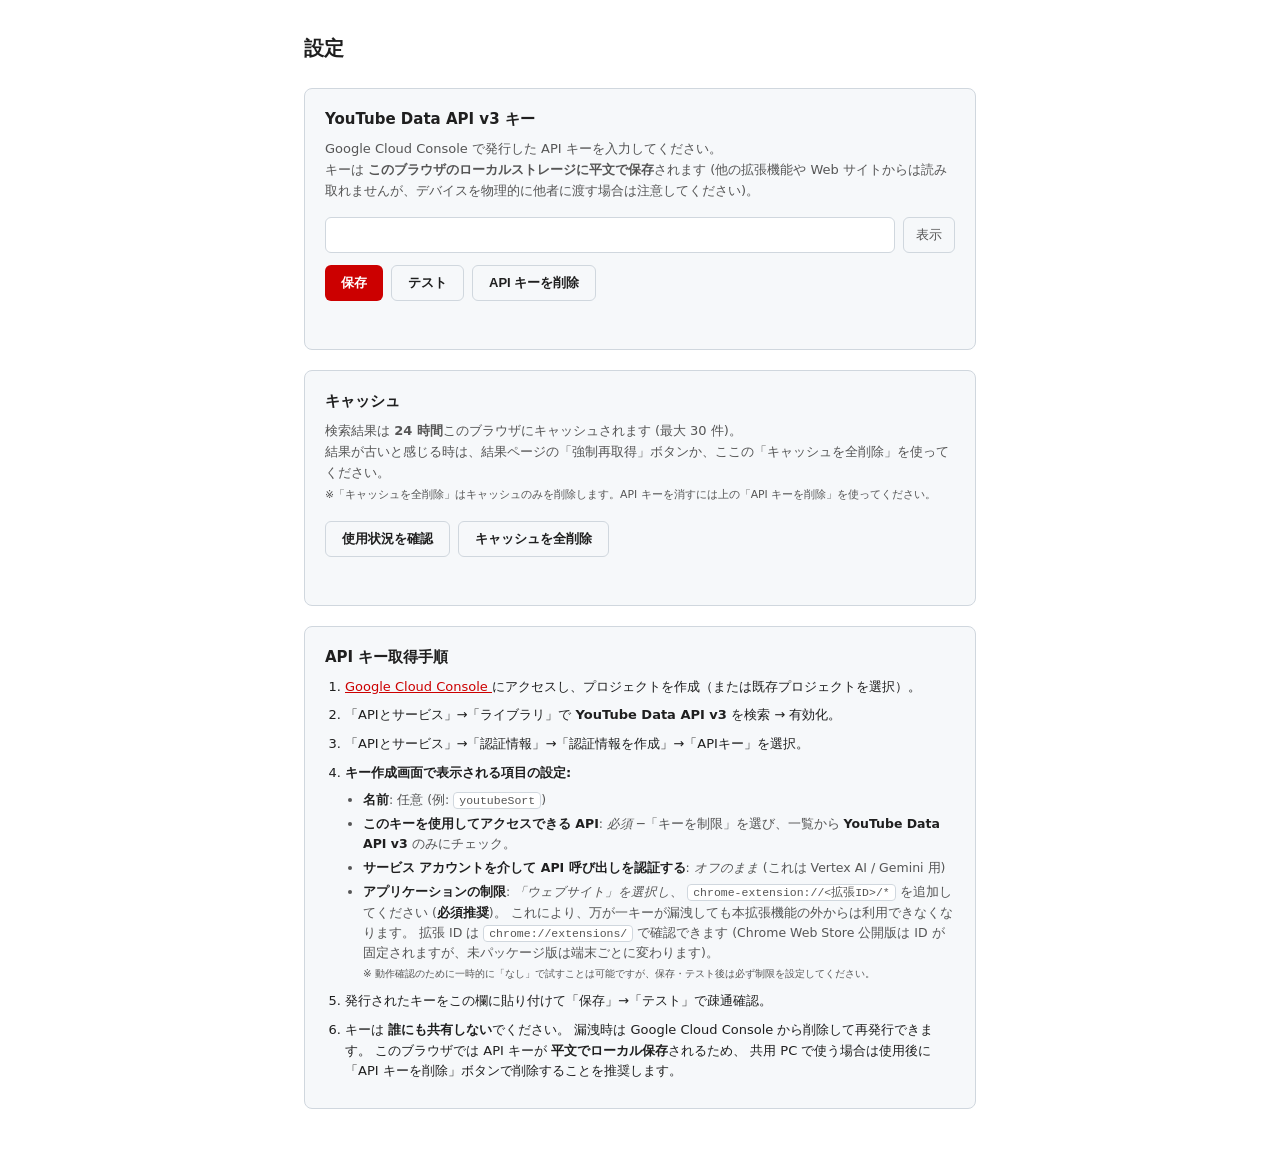
<file: options/options.html>
<!doctype html>
<html lang="ja">
  <head>
    <meta charset="utf-8" />
    <meta name="viewport" content="width=device-width, initial-scale=1, viewport-fit=cover" />
    <title>YouTube 期間別人気動画ソーター — 設定</title>
    <link rel="stylesheet" href="options.css" />
  </head>
  <body>
    <main>
      <h1>設定</h1>

      <section>
        <h2>YouTube Data API v3 キー</h2>
        <p class="desc">
          Google Cloud Console で発行した API キーを入力してください。<br />
          キーは <strong>このブラウザのローカルストレージに平文で保存</strong>されます (他の拡張機能や Web サイトからは読み取れませんが、デバイスを物理的に他者に渡す場合は注意してください)。
        </p>

        <div class="field">
          <label for="api-key">API キー</label>
          <input id="api-key" type="password" autocomplete="off" spellcheck="false" />
          <button id="toggle-visibility" type="button" class="ghost">表示</button>
        </div>

        <div class="actions">
          <button id="save-btn" type="button">保存</button>
          <button id="test-btn" type="button" class="secondary">テスト</button>
          <button id="delete-key-btn" type="button" class="secondary">API キーを削除</button>
        </div>

        <p id="status" class="status" role="status" aria-live="polite"></p>
      </section>

      <section>
        <h2>キャッシュ</h2>
        <p class="desc">
          検索結果は <strong>24 時間</strong>このブラウザにキャッシュされます (最大 30 件)。<br />
          結果が古いと感じる時は、結果ページの「強制再取得」ボタンか、ここの「キャッシュを全削除」を使ってください。<br />
          <small>※「キャッシュを全削除」はキャッシュのみを削除します。API キーを消すには上の「API キーを削除」を使ってください。</small>
        </p>
        <div class="actions">
          <button id="cache-stats-btn" type="button" class="secondary">使用状況を確認</button>
          <button id="cache-clear-btn" type="button" class="secondary">キャッシュを全削除</button>
        </div>
        <p id="cache-status" class="status" role="status" aria-live="polite"></p>
      </section>

      <section class="howto">
        <h2>API キー取得手順</h2>
        <ol>
          <li>
            <a href="https://console.cloud.google.com/" target="_blank" rel="noopener noreferrer">
              Google Cloud Console
            </a>
            にアクセスし、プロジェクトを作成（または既存プロジェクトを選択）。
          </li>
          <li>
            「APIとサービス」→「ライブラリ」で <strong>YouTube Data API v3</strong> を検索 → 有効化。
          </li>
          <li>「APIとサービス」→「認証情報」→「認証情報を作成」→「APIキー」を選択。</li>
          <li>
            <strong>キー作成画面で表示される項目の設定:</strong>
            <ul class="sub">
              <li><strong>名前</strong>: 任意 (例: <code>youtubeSort</code>)</li>
              <li>
                <strong>このキーを使用してアクセスできる API</strong>:
                <em>必須</em> ─「キーを制限」を選び、一覧から
                <strong>YouTube Data API v3</strong> のみにチェック。
              </li>
              <li>
                <strong>サービス アカウントを介して API 呼び出しを認証する</strong>:
                <em>オフのまま</em> (これは Vertex AI / Gemini 用)
              </li>
              <li>
                <strong>アプリケーションの制限</strong>:
                <em>「ウェブサイト」を選択し</em>、
                <code>chrome-extension://&lt;拡張ID&gt;/*</code>
                を追加してください (<strong>必須推奨</strong>)。
                これにより、万が一キーが漏洩しても本拡張機能の外からは利用できなくなります。
                拡張 ID は <code>chrome://extensions/</code> で確認できます
                (Chrome Web Store 公開版は ID が固定されますが、未パッケージ版は端末ごとに変わります)。
                <br />
                <small>※ 動作確認のために一時的に「なし」で試すことは可能ですが、保存・テスト後は必ず制限を設定してください。</small>
              </li>
            </ul>
          </li>
          <li>発行されたキーをこの欄に貼り付けて「保存」→「テスト」で疎通確認。</li>
          <li>
            キーは <strong>誰にも共有しない</strong>でください。
            漏洩時は Google Cloud Console から削除して再発行できます。
            このブラウザでは API キーが <strong>平文でローカル保存</strong>されるため、
            共用 PC で使う場合は使用後に「API キーを削除」ボタンで削除することを推奨します。
          </li>
        </ol>
      </section>
    </main>
    <script src="options.js" type="module"></script>
  </body>
</html>
</file>
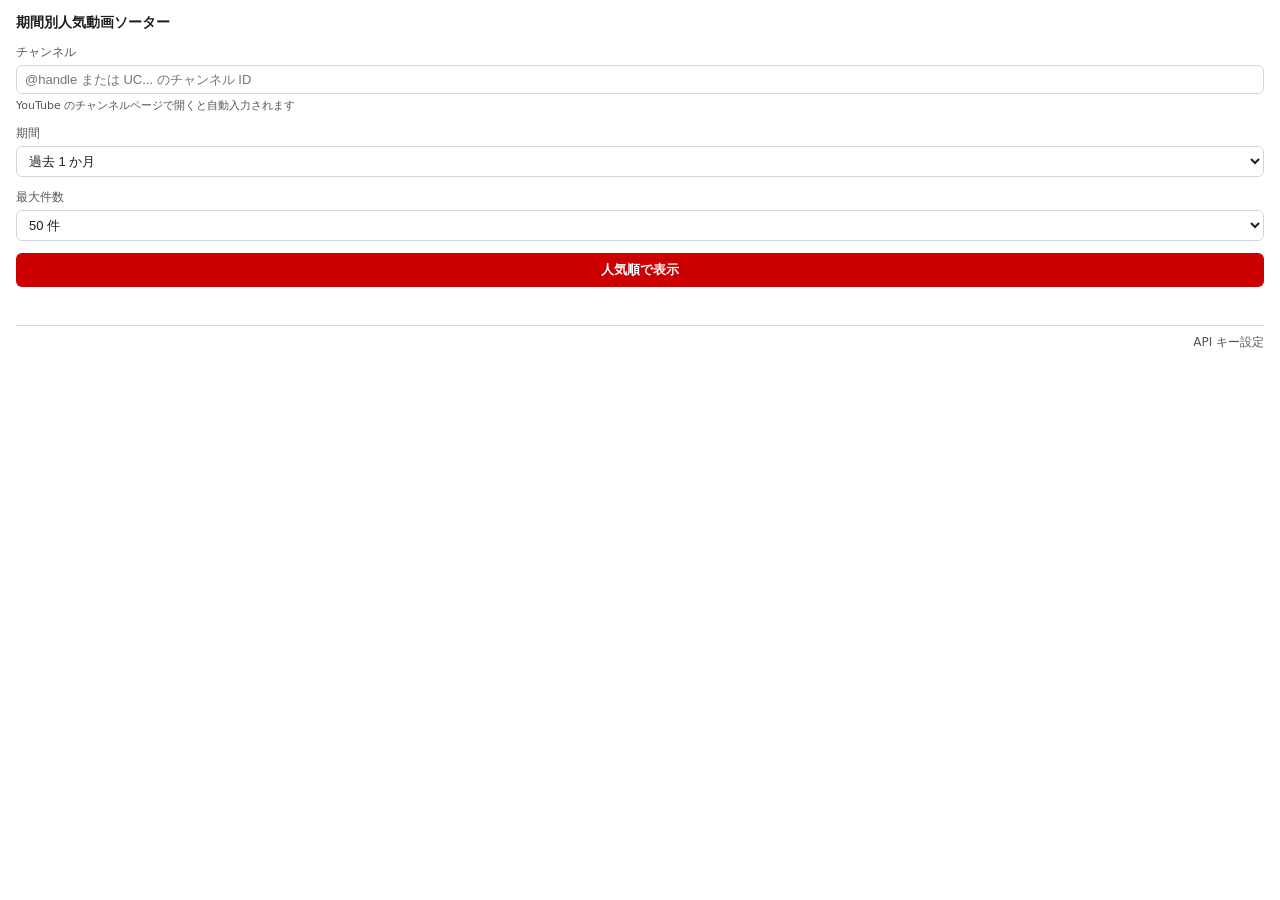
<file: popup/popup.html>
<!doctype html>
<html lang="ja">
  <head>
    <meta charset="utf-8" />
    <meta name="viewport" content="width=device-width, initial-scale=1, viewport-fit=cover" />
    <title>期間別人気動画ソーター</title>
    <link rel="stylesheet" href="popup.css" />
  </head>
  <body>
    <main>
      <h1>期間別人気動画ソーター</h1>

      <section class="field">
        <label for="channel-input">チャンネル</label>
        <input
          id="channel-input"
          type="text"
          placeholder="@handle または UC... のチャンネル ID"
          autocomplete="off"
        />
        <p id="channel-hint" class="hint"></p>
      </section>

      <section class="field">
        <label for="period-select">期間</label>
        <select id="period-select">
          <option value="1d">過去 24 時間</option>
          <option value="1w">過去 1 週間</option>
          <option value="1m" selected>過去 1 か月</option>
          <option value="3m">過去 3 か月</option>
          <option value="6m">過去 6 か月</option>
          <option value="1y">過去 1 年</option>
          <option value="all">全期間</option>
        </select>
      </section>

      <section class="field">
        <label for="max-select">最大件数</label>
        <select id="max-select">
          <option value="50" selected>50 件</option>
          <option value="100">100 件</option>
        </select>
      </section>

      <button id="search-btn" type="button">人気順で表示</button>

      <p id="status" class="status" role="status" aria-live="polite"></p>

      <footer>
        <a href="#" id="open-options">API キー設定</a>
      </footer>
    </main>
    <script src="popup.js" type="module"></script>
  </body>
</html>
</file>
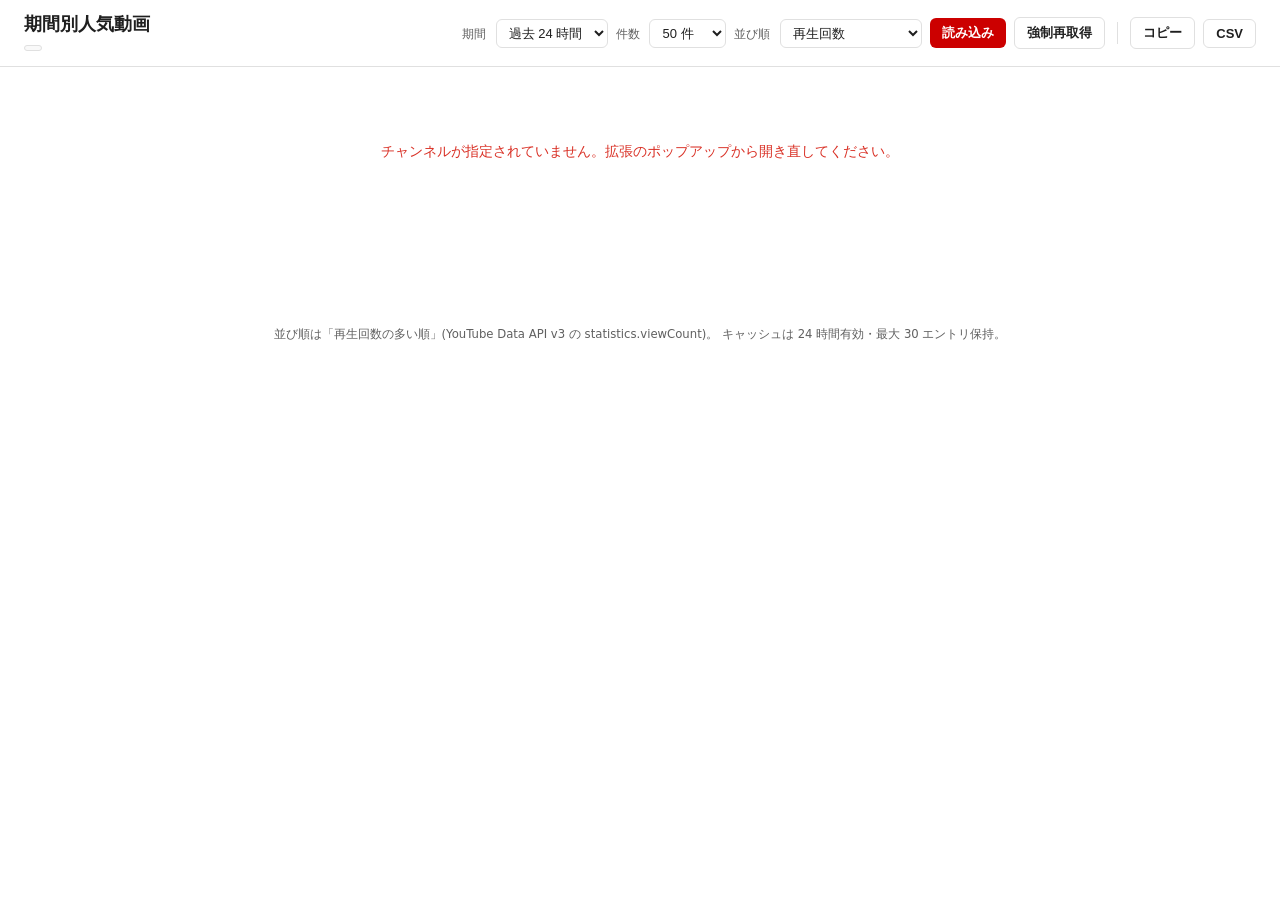
<file: results/results.html>
<!doctype html>
<html lang="ja">
  <head>
    <meta charset="utf-8" />
    <meta name="viewport" content="width=device-width, initial-scale=1, viewport-fit=cover" />
    <title>期間別人気動画ソーター</title>
    <link rel="stylesheet" href="results.css" />
  </head>
  <body>
    <header>
      <div class="header-inner">
        <h1 id="header-title">期間別人気動画</h1>
        <div class="meta" id="header-meta"></div>
        <div class="cache-badge" id="cache-badge" hidden></div>
      </div>
      <div class="controls">
        <label>
          期間
          <select id="period-select">
            <option value="1d">過去 24 時間</option>
            <option value="1w">過去 1 週間</option>
            <option value="1m">過去 1 か月</option>
            <option value="3m">過去 3 か月</option>
            <option value="6m">過去 6 か月</option>
            <option value="1y">過去 1 年</option>
            <option value="all">全期間</option>
          </select>
        </label>
        <label>
          件数
          <select id="max-select">
            <option value="50">50 件</option>
            <option value="100">100 件</option>
          </select>
        </label>
        <label>
          並び順
          <select id="sort-select">
            <option value="viewCount" selected>再生回数</option>
            <option value="likeCount">高評価</option>
            <option value="commentCount">コメント数</option>
            <option value="publishedAt">投稿日 (新しい順)</option>
          </select>
        </label>
        <button id="reload-btn" type="button" title="キャッシュを使う">読み込み</button>
        <button id="refresh-btn" type="button" class="secondary" title="API を再取得 (キャッシュを更新)">
          強制再取得
        </button>
        <span class="control-divider"></span>
        <button id="copy-btn" type="button" class="secondary" title="表示中のリストを TSV としてコピー">
          コピー
        </button>
        <button id="csv-btn" type="button" class="secondary" title="表示中のリストを CSV ダウンロード">
          CSV
        </button>
      </div>
    </header>

    <main>
      <div id="loading" class="state">読み込み中…</div>
      <div id="error" class="state error" hidden></div>
      <div id="empty" class="state" hidden>該当する動画が見つかりませんでした。</div>
      <ol id="video-list" class="video-list" hidden></ol>
    </main>

    <footer>
      <small>
        並び順は「再生回数の多い順」(YouTube Data API v3 の statistics.viewCount)。
        キャッシュは 24 時間有効・最大 30 エントリ保持。
      </small>
    </footer>

    <script src="results.js" type="module"></script>
  </body>
</html>
</file>
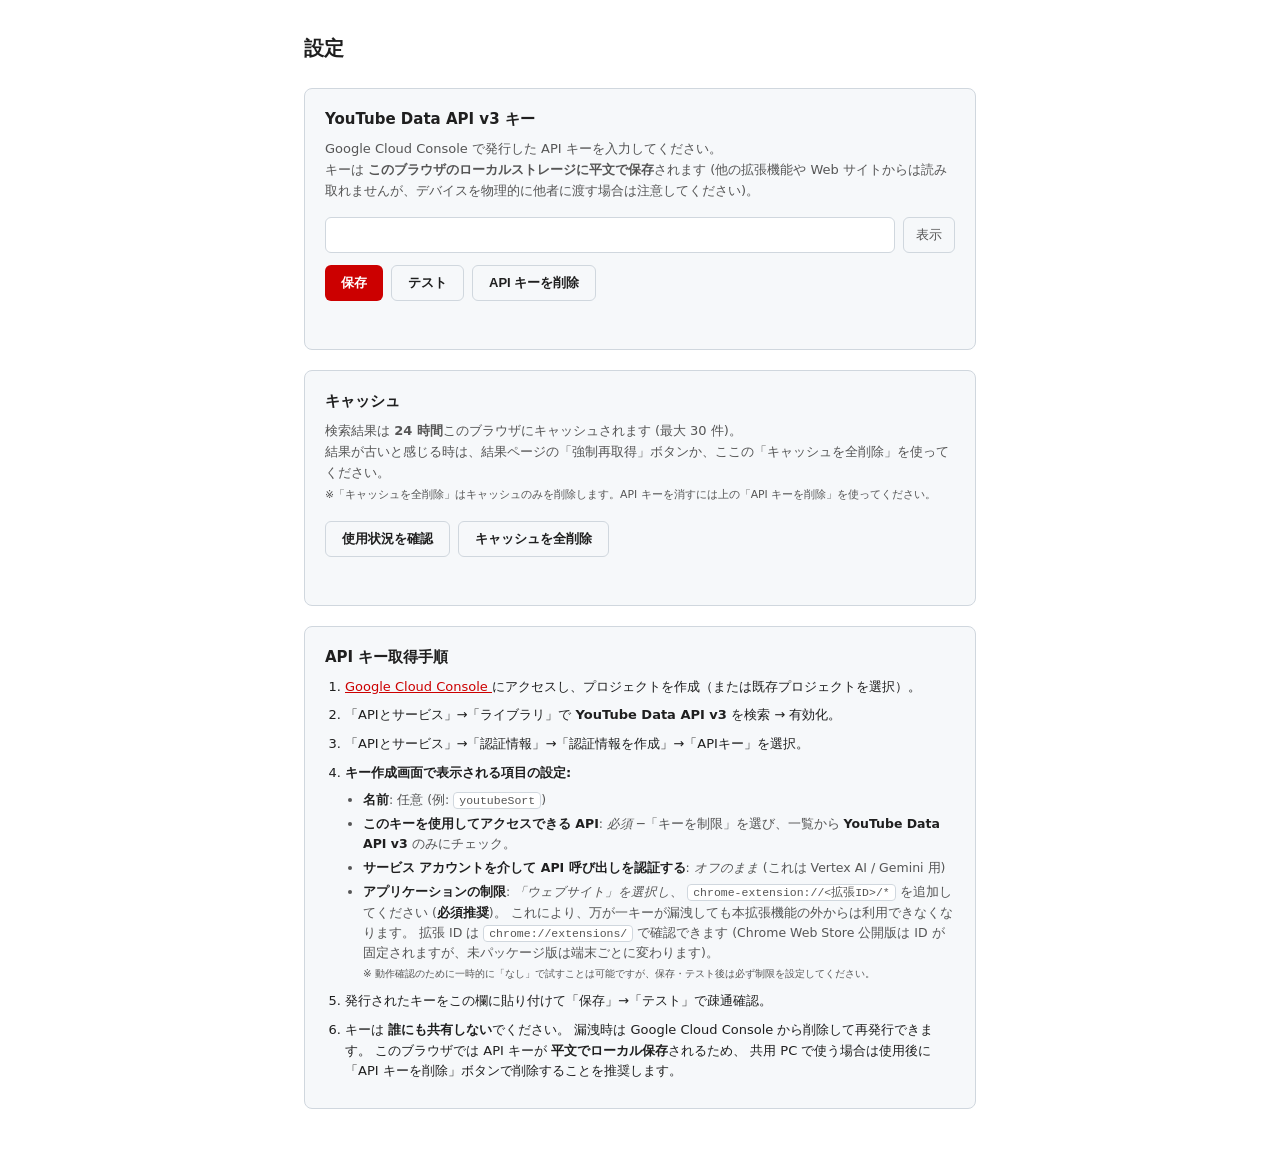
<file: docs/app/options/options.html>
<!doctype html>
<html lang="ja">
  <head>
    <meta charset="utf-8" />
    <meta name="viewport" content="width=device-width, initial-scale=1, viewport-fit=cover" />
    <title>YouTube 期間別人気動画ソーター — 設定</title>
    <link rel="stylesheet" href="options.css" />
      <link rel="manifest" href="../manifest.webmanifest" />
    <meta name="theme-color" content="#cc0000" />
    <link rel="icon" href="../icons/icon-32.png" sizes="32x32" />
    <link rel="apple-touch-icon" href="../icons/icon-192.png" />
  </head>
  <body>
    <main>
      <h1>設定</h1>

      <section>
        <h2>YouTube Data API v3 キー</h2>
        <p class="desc">
          Google Cloud Console で発行した API キーを入力してください。<br />
          キーは <strong>このブラウザのローカルストレージに平文で保存</strong>されます (他の拡張機能や Web サイトからは読み取れませんが、デバイスを物理的に他者に渡す場合は注意してください)。
        </p>

        <div class="field">
          <label for="api-key">API キー</label>
          <input id="api-key" type="password" autocomplete="off" spellcheck="false" />
          <button id="toggle-visibility" type="button" class="ghost">表示</button>
        </div>

        <div class="actions">
          <button id="save-btn" type="button">保存</button>
          <button id="test-btn" type="button" class="secondary">テスト</button>
          <button id="delete-key-btn" type="button" class="secondary">API キーを削除</button>
        </div>

        <p id="status" class="status" role="status" aria-live="polite"></p>
      </section>

      <section>
        <h2>キャッシュ</h2>
        <p class="desc">
          検索結果は <strong>24 時間</strong>このブラウザにキャッシュされます (最大 30 件)。<br />
          結果が古いと感じる時は、結果ページの「強制再取得」ボタンか、ここの「キャッシュを全削除」を使ってください。<br />
          <small>※「キャッシュを全削除」はキャッシュのみを削除します。API キーを消すには上の「API キーを削除」を使ってください。</small>
        </p>
        <div class="actions">
          <button id="cache-stats-btn" type="button" class="secondary">使用状況を確認</button>
          <button id="cache-clear-btn" type="button" class="secondary">キャッシュを全削除</button>
        </div>
        <p id="cache-status" class="status" role="status" aria-live="polite"></p>
      </section>

      <section class="howto">
        <h2>API キー取得手順</h2>
        <ol>
          <li>
            <a href="https://console.cloud.google.com/" target="_blank" rel="noopener noreferrer">
              Google Cloud Console
            </a>
            にアクセスし、プロジェクトを作成（または既存プロジェクトを選択）。
          </li>
          <li>
            「APIとサービス」→「ライブラリ」で <strong>YouTube Data API v3</strong> を検索 → 有効化。
          </li>
          <li>「APIとサービス」→「認証情報」→「認証情報を作成」→「APIキー」を選択。</li>
          <li>
            <strong>キー作成画面で表示される項目の設定:</strong>
            <ul class="sub">
              <li><strong>名前</strong>: 任意 (例: <code>youtubeSort</code>)</li>
              <li>
                <strong>このキーを使用してアクセスできる API</strong>:
                <em>必須</em> ─「キーを制限」を選び、一覧から
                <strong>YouTube Data API v3</strong> のみにチェック。
              </li>
              <li>
                <strong>サービス アカウントを介して API 呼び出しを認証する</strong>:
                <em>オフのまま</em> (これは Vertex AI / Gemini 用)
              </li>
              <li>
                <strong>アプリケーションの制限</strong>:
                <em>「ウェブサイト」を選択し</em>、
                <code>chrome-extension://&lt;拡張ID&gt;/*</code>
                を追加してください (<strong>必須推奨</strong>)。
                これにより、万が一キーが漏洩しても本拡張機能の外からは利用できなくなります。
                拡張 ID は <code>chrome://extensions/</code> で確認できます
                (Chrome Web Store 公開版は ID が固定されますが、未パッケージ版は端末ごとに変わります)。
                <br />
                <small>※ 動作確認のために一時的に「なし」で試すことは可能ですが、保存・テスト後は必ず制限を設定してください。</small>
              </li>
            </ul>
          </li>
          <li>発行されたキーをこの欄に貼り付けて「保存」→「テスト」で疎通確認。</li>
          <li>
            キーは <strong>誰にも共有しない</strong>でください。
            漏洩時は Google Cloud Console から削除して再発行できます。
            このブラウザでは API キーが <strong>平文でローカル保存</strong>されるため、
            共用 PC で使う場合は使用後に「API キーを削除」ボタンで削除することを推奨します。
          </li>
        </ol>
      </section>
    </main>
    <script src="options.js" type="module"></script>
  </body>
</html>
</file>
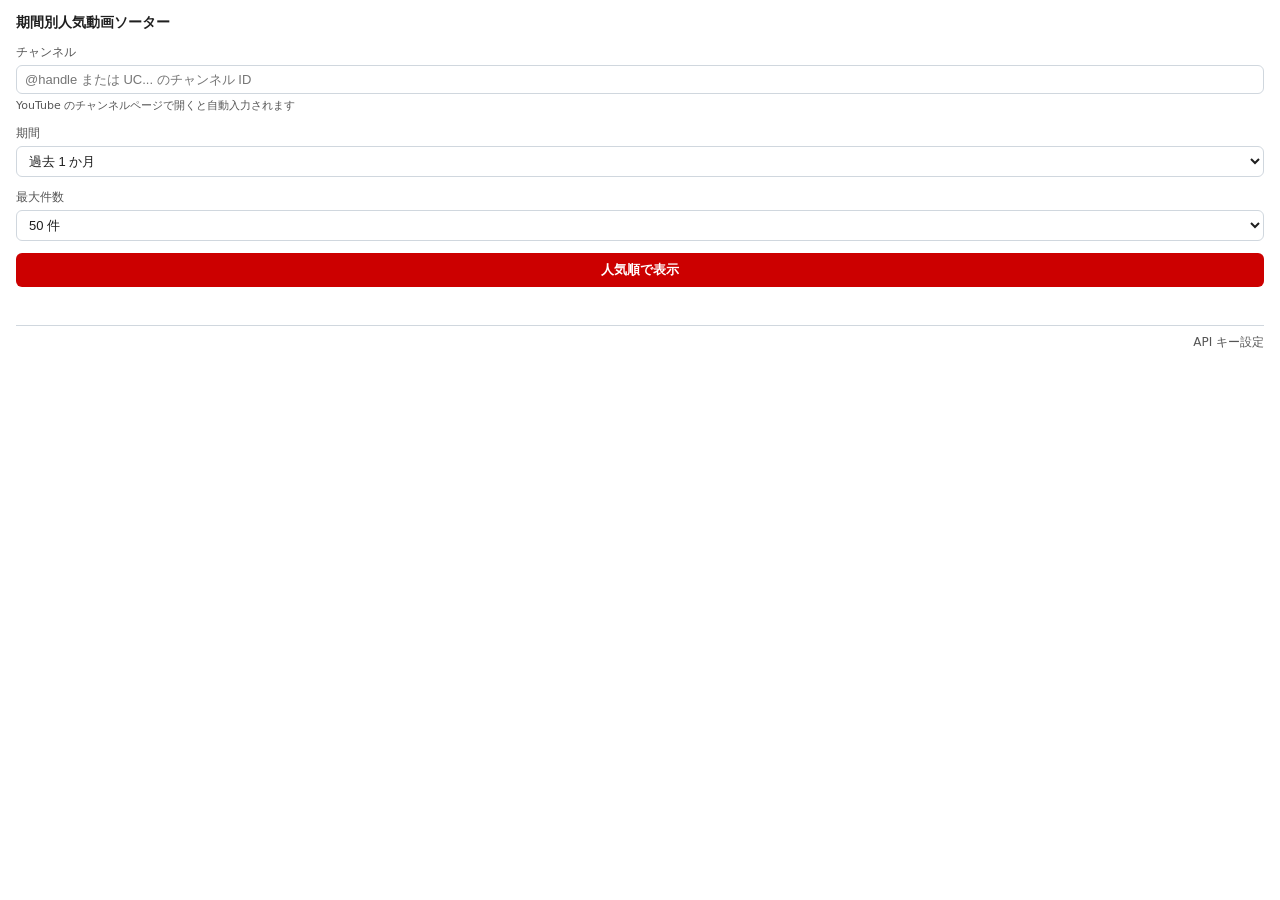
<file: docs/app/popup/popup.html>
<!doctype html>
<html lang="ja">
  <head>
    <meta charset="utf-8" />
    <meta name="viewport" content="width=device-width, initial-scale=1, viewport-fit=cover" />
    <title>期間別人気動画ソーター</title>
    <link rel="stylesheet" href="popup.css" />
      <link rel="manifest" href="../manifest.webmanifest" />
    <meta name="theme-color" content="#cc0000" />
    <link rel="icon" href="../icons/icon-32.png" sizes="32x32" />
    <link rel="apple-touch-icon" href="../icons/icon-192.png" />
  </head>
  <body>
    <main>
      <h1>期間別人気動画ソーター</h1>

      <section class="field">
        <label for="channel-input">チャンネル</label>
        <input
          id="channel-input"
          type="text"
          placeholder="@handle または UC... のチャンネル ID"
          autocomplete="off"
        />
        <p id="channel-hint" class="hint"></p>
      </section>

      <section class="field">
        <label for="period-select">期間</label>
        <select id="period-select">
          <option value="1d">過去 24 時間</option>
          <option value="1w">過去 1 週間</option>
          <option value="1m" selected>過去 1 か月</option>
          <option value="3m">過去 3 か月</option>
          <option value="6m">過去 6 か月</option>
          <option value="1y">過去 1 年</option>
          <option value="all">全期間</option>
        </select>
      </section>

      <section class="field">
        <label for="max-select">最大件数</label>
        <select id="max-select">
          <option value="50" selected>50 件</option>
          <option value="100">100 件</option>
        </select>
      </section>

      <button id="search-btn" type="button">人気順で表示</button>

      <p id="status" class="status" role="status" aria-live="polite"></p>

      <footer>
        <a href="#" id="open-options">API キー設定</a>
      </footer>
    </main>
    <script src="popup.js" type="module"></script>
  </body>
</html>
</file>
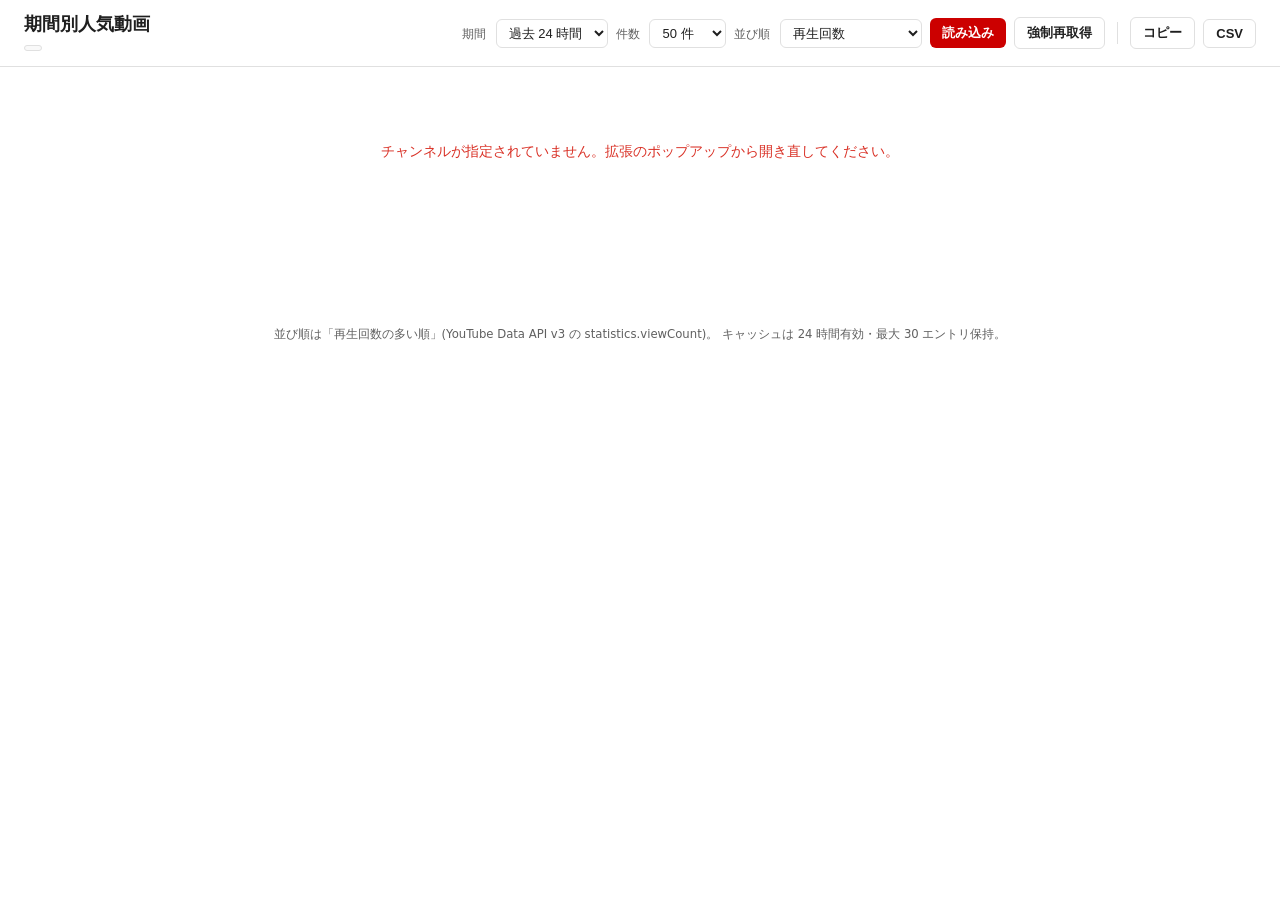
<file: docs/app/results/results.html>
<!doctype html>
<html lang="ja">
  <head>
    <meta charset="utf-8" />
    <meta name="viewport" content="width=device-width, initial-scale=1, viewport-fit=cover" />
    <title>期間別人気動画ソーター</title>
    <link rel="stylesheet" href="results.css" />
      <link rel="manifest" href="../manifest.webmanifest" />
    <meta name="theme-color" content="#cc0000" />
    <link rel="icon" href="../icons/icon-32.png" sizes="32x32" />
    <link rel="apple-touch-icon" href="../icons/icon-192.png" />
  </head>
  <body>
    <header>
      <div class="header-inner">
        <h1 id="header-title">期間別人気動画</h1>
        <div class="meta" id="header-meta"></div>
        <div class="cache-badge" id="cache-badge" hidden></div>
      </div>
      <div class="controls">
        <label>
          期間
          <select id="period-select">
            <option value="1d">過去 24 時間</option>
            <option value="1w">過去 1 週間</option>
            <option value="1m">過去 1 か月</option>
            <option value="3m">過去 3 か月</option>
            <option value="6m">過去 6 か月</option>
            <option value="1y">過去 1 年</option>
            <option value="all">全期間</option>
          </select>
        </label>
        <label>
          件数
          <select id="max-select">
            <option value="50">50 件</option>
            <option value="100">100 件</option>
          </select>
        </label>
        <label>
          並び順
          <select id="sort-select">
            <option value="viewCount" selected>再生回数</option>
            <option value="likeCount">高評価</option>
            <option value="commentCount">コメント数</option>
            <option value="publishedAt">投稿日 (新しい順)</option>
          </select>
        </label>
        <button id="reload-btn" type="button" title="キャッシュを使う">読み込み</button>
        <button id="refresh-btn" type="button" class="secondary" title="API を再取得 (キャッシュを更新)">
          強制再取得
        </button>
        <span class="control-divider"></span>
        <button id="copy-btn" type="button" class="secondary" title="表示中のリストを TSV としてコピー">
          コピー
        </button>
        <button id="csv-btn" type="button" class="secondary" title="表示中のリストを CSV ダウンロード">
          CSV
        </button>
      </div>
    </header>

    <main>
      <div id="loading" class="state">読み込み中…</div>
      <div id="error" class="state error" hidden></div>
      <div id="empty" class="state" hidden>該当する動画が見つかりませんでした。</div>
      <ol id="video-list" class="video-list" hidden></ol>
    </main>

    <footer>
      <small>
        並び順は「再生回数の多い順」(YouTube Data API v3 の statistics.viewCount)。
        キャッシュは 24 時間有効・最大 30 エントリ保持。
      </small>
    </footer>

    <script src="results.js" type="module"></script>
  </body>
</html>
</file>
<file: options/options.css>
:root {
  color-scheme: light dark;
  --fg: #1f1f1f;
  --fg-muted: #555;
  --bg: #ffffff;
  --panel: #f6f8fa;
  --border: #d0d7de;
  --accent: #cc0000;
  --accent-hover: #a30000;
}

@media (prefers-color-scheme: dark) {
  :root {
    --fg: #f1f1f1;
    --fg-muted: #aaa;
    --bg: #181818;
    --panel: #242424;
    --border: #3a3a3a;
  }
}

* { box-sizing: border-box; }

body {
  margin: 0;
  font-family: system-ui, -apple-system, "Segoe UI", "Hiragino Sans", "Yu Gothic UI", sans-serif;
  font-size: 14px;
  color: var(--fg);
  background: var(--bg);
  line-height: 1.6;
}

main {
  max-width: 720px;
  margin: 0 auto;
  padding: 32px 24px;
}

h1 {
  font-size: 20px;
  margin: 0 0 24px;
}

h2 {
  font-size: 15px;
  margin: 0 0 8px;
}

section {
  background: var(--panel);
  border: 1px solid var(--border);
  border-radius: 8px;
  padding: 18px 20px;
  margin-bottom: 20px;
}

.desc {
  margin: 0 0 16px;
  font-size: 13px;
  color: var(--fg-muted);
}

.field {
  display: flex;
  gap: 8px;
  align-items: stretch;
  margin-bottom: 12px;
}
.field label { display: none; }

input[type="password"],
input[type="text"] {
  flex: 1;
  padding: 8px 10px;
  border: 1px solid var(--border);
  border-radius: 6px;
  background: var(--bg);
  color: var(--fg);
  font-family: ui-monospace, SFMono-Regular, Menlo, monospace;
  font-size: 13px;
}

input:focus {
  outline: 2px solid var(--accent);
  outline-offset: -1px;
}

.actions {
  display: flex;
  gap: 8px;
}

button {
  padding: 8px 16px;
  border-radius: 6px;
  border: 0;
  background: var(--accent);
  color: #fff;
  font-size: 13px;
  font-weight: 600;
  cursor: pointer;
}
button:hover { background: var(--accent-hover); }
button.secondary {
  background: transparent;
  color: var(--fg);
  border: 1px solid var(--border);
}
button.secondary:hover { background: var(--bg); }
button.ghost {
  background: transparent;
  color: var(--fg-muted);
  border: 1px solid var(--border);
  font-weight: 400;
  padding: 8px 12px;
}

.status {
  margin: 12px 0 0;
  font-size: 13px;
  min-height: 18px;
}
.status.success { color: #1a7f37; }
.status.error   { color: #d93025; }

.howto ol {
  padding-left: 20px;
  margin: 0;
}
.howto li { margin-bottom: 8px; font-size: 13px; }
.howto a { color: var(--accent); }
.howto ul.sub {
  margin: 6px 0 0;
  padding-left: 18px;
  list-style: disc;
}
.howto ul.sub li {
  margin-bottom: 4px;
  font-size: 12.5px;
  color: var(--fg-muted);
}
.howto ul.sub li strong { color: var(--fg); }
.howto code {
  background: var(--bg);
  border: 1px solid var(--border);
  padding: 1px 5px;
  border-radius: 4px;
  font-size: 11.5px;
  font-family: ui-monospace, SFMono-Regular, Menlo, monospace;
}

/* モバイル / PWA 専用: html[data-platform="web"] でガード
   options 画面は拡張版でも 480px 以下になり得る (ウィンドウ縮小) ため、
   拡張版では発動させずデスクトップ前提のレイアウトを維持する。 */
@media (max-width: 480px) {
  html[data-platform="web"] body {
    font-size: 15px;
  }
  html[data-platform="web"] main {
    padding: 16px 14px max(24px, env(safe-area-inset-bottom));
    padding-top: max(16px, env(safe-area-inset-top));
  }
  html[data-platform="web"] h1 {
    font-size: 18px;
    margin-bottom: 16px;
  }
  html[data-platform="web"] h2 {
    font-size: 14px;
  }
  html[data-platform="web"] section {
    padding: 14px 14px;
    margin-bottom: 14px;
    border-radius: 10px;
  }
  html[data-platform="web"] .desc {
    font-size: 12px;
  }
  html[data-platform="web"] .field {
    flex-direction: column;
    gap: 8px;
  }
  html[data-platform="web"] input[type="password"],
  html[data-platform="web"] input[type="text"] {
    width: 100%;
    font-size: 16px; /* iOS の自動ズーム抑止 */
    padding: 10px 12px;
    min-height: 44px;
  }
  html[data-platform="web"] .actions {
    flex-wrap: wrap;
    gap: 8px;
  }
  html[data-platform="web"] button {
    flex: 1 1 auto;
    font-size: 14px;
    min-height: 44px;
    padding: 10px 14px;
  }
  html[data-platform="web"] button.ghost {
    flex: 0 0 auto;
    width: 100%;
    padding: 10px 14px;
    min-height: 44px;
  }
  html[data-platform="web"] .status {
    font-size: 12px;
  }
  html[data-platform="web"] .howto ol {
    padding-left: 18px;
  }
  html[data-platform="web"] .howto li {
    font-size: 12.5px;
  }
  html[data-platform="web"] .howto ul.sub li {
    font-size: 12px;
  }
}
</file>
<file: popup/popup.css>
:root {
  color-scheme: light dark;
  --fg: #1f1f1f;
  --fg-muted: #555;
  --bg: #ffffff;
  --border: #d0d7de;
  --accent: #cc0000;
  --accent-hover: #a30000;
}

@media (prefers-color-scheme: dark) {
  :root {
    --fg: #f1f1f1;
    --fg-muted: #aaa;
    --bg: #1f1f1f;
    --border: #3a3a3a;
  }
}

* {
  box-sizing: border-box;
}

body {
  margin: 0;
  font-family: system-ui, -apple-system, "Segoe UI", "Hiragino Sans", "Yu Gothic UI", sans-serif;
  font-size: 14px;
  color: var(--fg);
  background: var(--bg);
  min-width: 320px;
}

main {
  padding: 14px 16px 12px;
}

h1 {
  font-size: 14px;
  margin: 0 0 12px;
  font-weight: 600;
}

.field {
  margin-bottom: 12px;
}

label {
  display: block;
  font-size: 12px;
  color: var(--fg-muted);
  margin-bottom: 4px;
}

input[type="text"],
select {
  width: 100%;
  padding: 6px 8px;
  border: 1px solid var(--border);
  border-radius: 6px;
  background: var(--bg);
  color: var(--fg);
  font-size: 13px;
}

input[type="text"]:focus,
select:focus {
  outline: 2px solid var(--accent);
  outline-offset: -1px;
}

.hint {
  margin: 4px 0 0;
  font-size: 11px;
  color: var(--fg-muted);
  min-height: 14px;
}

button {
  width: 100%;
  padding: 8px 12px;
  border: 0;
  border-radius: 6px;
  background: var(--accent);
  color: #fff;
  font-size: 13px;
  font-weight: 600;
  cursor: pointer;
}

button:hover { background: var(--accent-hover); }
button:disabled { background: #888; cursor: not-allowed; }

.status {
  min-height: 16px;
  margin: 10px 0 0;
  font-size: 12px;
  color: var(--fg-muted);
}
.status.error { color: #d93025; }

footer {
  margin-top: 12px;
  border-top: 1px solid var(--border);
  padding-top: 8px;
  font-size: 12px;
  text-align: right;
}
footer a { color: var(--fg-muted); text-decoration: none; }
footer a:hover { text-decoration: underline; }

/* モバイル / PWA 専用: html[data-platform="web"] でガードして
   拡張版 popup (chrome-extension://, 360x600 固定枠) では発動しないようにする。 */
@media (max-width: 480px) {
  html[data-platform="web"] body {
    min-width: 100%;
    font-size: 16px;
  }
  html[data-platform="web"] main {
    padding: 16px 16px max(20px, env(safe-area-inset-bottom)) 16px;
  }
  html[data-platform="web"] h1 {
    font-size: 18px;
    margin-bottom: 16px;
  }
  html[data-platform="web"] label {
    font-size: 13px;
  }
  html[data-platform="web"] input[type="text"],
  html[data-platform="web"] select {
    font-size: 16px; /* iOS Safari の自動ズーム抑止 */
    padding: 10px 12px;
    min-height: 44px;
  }
  html[data-platform="web"] button {
    font-size: 15px;
    min-height: 44px;
    padding: 10px 14px;
  }
  html[data-platform="web"] .hint {
    font-size: 12px;
    min-height: 16px;
  }
  html[data-platform="web"] .status {
    font-size: 13px;
  }
  html[data-platform="web"] footer {
    text-align: center;
    padding-top: 12px;
    margin-top: 16px;
  }
  html[data-platform="web"] footer a {
    display: inline-block;
    padding: 8px 12px;
    min-height: 44px;
    line-height: 28px;
  }
}
</file>
<file: results/results.css>
:root {
  color-scheme: light dark;
  --fg: #1f1f1f;
  --fg-muted: #606060;
  --bg: #ffffff;
  --panel: #f9f9f9;
  --border: #e0e0e0;
  --accent: #cc0000;
  --accent-hover: #a30000;
}

@media (prefers-color-scheme: dark) {
  :root {
    --fg: #f1f1f1;
    --fg-muted: #aaa;
    --bg: #0f0f0f;
    --panel: #1f1f1f;
    --border: #303030;
  }
}

* { box-sizing: border-box; }

body {
  margin: 0;
  font-family: system-ui, -apple-system, "Segoe UI", "Hiragino Sans", "Yu Gothic UI", sans-serif;
  font-size: 14px;
  color: var(--fg);
  background: var(--bg);
}

header {
  position: sticky;
  top: 0;
  z-index: 10;
  background: var(--bg);
  border-bottom: 1px solid var(--border);
  padding: 12px 24px;
  display: flex;
  align-items: center;
  justify-content: space-between;
  gap: 16px;
  flex-wrap: wrap;
}

.header-inner h1 {
  margin: 0;
  font-size: 18px;
}
.meta {
  font-size: 12px;
  color: var(--fg-muted);
  margin-top: 2px;
}

.controls {
  display: flex;
  align-items: center;
  gap: 8px;
}
.controls label {
  font-size: 12px;
  color: var(--fg-muted);
}
.controls select {
  margin-left: 6px;
  padding: 5px 8px;
  border: 1px solid var(--border);
  border-radius: 6px;
  background: var(--bg);
  color: var(--fg);
  font-size: 13px;
}
.controls button {
  padding: 6px 12px;
  border: 0;
  border-radius: 6px;
  background: var(--accent);
  color: #fff;
  font-size: 13px;
  font-weight: 600;
  cursor: pointer;
}
.controls button:hover { background: var(--accent-hover); }
.controls button.secondary {
  background: transparent;
  color: var(--fg);
  border: 1px solid var(--border);
}
.controls button.secondary:hover { background: var(--panel); }

.control-divider {
  width: 1px;
  height: 22px;
  background: var(--border);
  display: inline-block;
  margin: 0 4px;
}

.toast {
  position: fixed;
  left: 50%;
  bottom: 28px;
  transform: translateX(-50%) translateY(20px);
  background: rgba(0, 0, 0, 0.85);
  color: #fff;
  padding: 8px 16px;
  border-radius: 20px;
  font-size: 13px;
  pointer-events: none;
  opacity: 0;
  transition: opacity 0.2s ease, transform 0.2s ease;
  z-index: 100;
}
.toast.show {
  opacity: 1;
  transform: translateX(-50%) translateY(0);
}
.toast.error { background: #d93025; }

.cache-badge {
  display: inline-block;
  margin-top: 4px;
  padding: 2px 8px;
  border-radius: 10px;
  font-size: 11px;
  background: var(--panel);
  color: var(--fg-muted);
  border: 1px solid var(--border);
}
.cache-badge.fresh { color: #1a7f37; border-color: #1a7f3766; }
.cache-badge.stale { color: var(--fg-muted); }

main {
  max-width: 1200px;
  margin: 0 auto;
  padding: 16px 24px 80px;
}

.state {
  padding: 60px 0;
  text-align: center;
  color: var(--fg-muted);
}
.state.error { color: #d93025; white-space: pre-wrap; }

.video-list {
  list-style: none;
  padding: 0;
  margin: 0;
  display: grid;
  grid-template-columns: repeat(auto-fill, minmax(320px, 1fr));
  gap: 16px;
}

.video-card {
  display: flex;
  flex-direction: column;
  background: var(--panel);
  border: 1px solid var(--border);
  border-radius: 10px;
  overflow: hidden;
  transition: transform 0.1s ease;
}
.video-card:hover { transform: translateY(-2px); }

.thumbnail-wrap {
  position: relative;
  aspect-ratio: 16 / 9;
  background: #000;
}
.thumbnail-wrap img {
  width: 100%;
  height: 100%;
  object-fit: cover;
  display: block;
}
.rank-badge {
  position: absolute;
  left: 8px;
  top: 8px;
  background: rgba(0,0,0,0.75);
  color: #fff;
  font-weight: 700;
  font-size: 12px;
  padding: 2px 8px;
  border-radius: 12px;
}

.card-body {
  padding: 10px 12px 12px;
  display: flex;
  flex-direction: column;
  gap: 6px;
  flex: 1;
}

.video-title {
  font-size: 14px;
  font-weight: 600;
  color: var(--fg);
  text-decoration: none;
  line-height: 1.4;
  display: -webkit-box;
  -webkit-line-clamp: 2;
  -webkit-box-orient: vertical;
  overflow: hidden;
}
.video-title:hover { color: var(--accent); }

.stats {
  font-size: 12px;
  color: var(--fg-muted);
  display: flex;
  flex-wrap: wrap;
  gap: 8px;
}
.stats .views { font-weight: 600; color: var(--fg); }

footer {
  text-align: center;
  padding: 24px;
  color: var(--fg-muted);
}

/* モバイル / PWA 専用: html[data-platform="web"] でガード (拡張版では未発動) */
@media (max-width: 480px) {
  html[data-platform="web"] body {
    font-size: 15px;
  }
  html[data-platform="web"] header {
    padding: 12px 14px;
    gap: 10px;
    flex-direction: column;
    align-items: stretch;
    padding-top: max(12px, env(safe-area-inset-top));
  }
  html[data-platform="web"] .header-inner h1 {
    font-size: 16px;
  }
  html[data-platform="web"] .meta {
    font-size: 11px;
  }
  html[data-platform="web"] .controls {
    flex-wrap: wrap;
    gap: 6px 8px;
  }
  html[data-platform="web"] .controls label {
    flex: 1 1 calc(50% - 4px);
    display: flex;
    align-items: center;
    justify-content: space-between;
    gap: 6px;
    font-size: 12px;
  }
  html[data-platform="web"] .controls select {
    flex: 1;
    margin-left: 4px;
    font-size: 16px; /* iOS の自動ズーム抑止 */
    padding: 8px 10px;
    min-height: 44px;
  }
  html[data-platform="web"] .controls button {
    flex: 1 1 calc(50% - 4px);
    font-size: 14px;
    min-height: 44px;
    padding: 10px 12px;
  }
  html[data-platform="web"] .control-divider {
    display: none;
  }
  html[data-platform="web"] main {
    padding: 12px 14px max(80px, env(safe-area-inset-bottom));
  }
  html[data-platform="web"] .video-list {
    grid-template-columns: 1fr;
    gap: 12px;
  }
  html[data-platform="web"] .video-card {
    border-radius: 8px;
  }
  html[data-platform="web"] .video-card:hover {
    transform: none; /* ホバー演出はモバイルで無効化 */
  }
  html[data-platform="web"] .card-body {
    padding: 10px 12px 14px;
  }
  html[data-platform="web"] .video-title {
    font-size: 15px;
  }
  html[data-platform="web"] .stats {
    font-size: 12px;
  }
  html[data-platform="web"] .toast {
    bottom: max(20px, env(safe-area-inset-bottom));
    font-size: 13px;
  }
  html[data-platform="web"] footer {
    padding: 16px 14px max(24px, env(safe-area-inset-bottom));
    font-size: 11px;
  }
}
</file>
<file: docs/app/options/options.css>
:root {
  color-scheme: light dark;
  --fg: #1f1f1f;
  --fg-muted: #555;
  --bg: #ffffff;
  --panel: #f6f8fa;
  --border: #d0d7de;
  --accent: #cc0000;
  --accent-hover: #a30000;
}

@media (prefers-color-scheme: dark) {
  :root {
    --fg: #f1f1f1;
    --fg-muted: #aaa;
    --bg: #181818;
    --panel: #242424;
    --border: #3a3a3a;
  }
}

* { box-sizing: border-box; }

body {
  margin: 0;
  font-family: system-ui, -apple-system, "Segoe UI", "Hiragino Sans", "Yu Gothic UI", sans-serif;
  font-size: 14px;
  color: var(--fg);
  background: var(--bg);
  line-height: 1.6;
}

main {
  max-width: 720px;
  margin: 0 auto;
  padding: 32px 24px;
}

h1 {
  font-size: 20px;
  margin: 0 0 24px;
}

h2 {
  font-size: 15px;
  margin: 0 0 8px;
}

section {
  background: var(--panel);
  border: 1px solid var(--border);
  border-radius: 8px;
  padding: 18px 20px;
  margin-bottom: 20px;
}

.desc {
  margin: 0 0 16px;
  font-size: 13px;
  color: var(--fg-muted);
}

.field {
  display: flex;
  gap: 8px;
  align-items: stretch;
  margin-bottom: 12px;
}
.field label { display: none; }

input[type="password"],
input[type="text"] {
  flex: 1;
  padding: 8px 10px;
  border: 1px solid var(--border);
  border-radius: 6px;
  background: var(--bg);
  color: var(--fg);
  font-family: ui-monospace, SFMono-Regular, Menlo, monospace;
  font-size: 13px;
}

input:focus {
  outline: 2px solid var(--accent);
  outline-offset: -1px;
}

.actions {
  display: flex;
  gap: 8px;
}

button {
  padding: 8px 16px;
  border-radius: 6px;
  border: 0;
  background: var(--accent);
  color: #fff;
  font-size: 13px;
  font-weight: 600;
  cursor: pointer;
}
button:hover { background: var(--accent-hover); }
button.secondary {
  background: transparent;
  color: var(--fg);
  border: 1px solid var(--border);
}
button.secondary:hover { background: var(--bg); }
button.ghost {
  background: transparent;
  color: var(--fg-muted);
  border: 1px solid var(--border);
  font-weight: 400;
  padding: 8px 12px;
}

.status {
  margin: 12px 0 0;
  font-size: 13px;
  min-height: 18px;
}
.status.success { color: #1a7f37; }
.status.error   { color: #d93025; }

.howto ol {
  padding-left: 20px;
  margin: 0;
}
.howto li { margin-bottom: 8px; font-size: 13px; }
.howto a { color: var(--accent); }
.howto ul.sub {
  margin: 6px 0 0;
  padding-left: 18px;
  list-style: disc;
}
.howto ul.sub li {
  margin-bottom: 4px;
  font-size: 12.5px;
  color: var(--fg-muted);
}
.howto ul.sub li strong { color: var(--fg); }
.howto code {
  background: var(--bg);
  border: 1px solid var(--border);
  padding: 1px 5px;
  border-radius: 4px;
  font-size: 11.5px;
  font-family: ui-monospace, SFMono-Regular, Menlo, monospace;
}

/* モバイル / PWA 専用: html[data-platform="web"] でガード
   options 画面は拡張版でも 480px 以下になり得る (ウィンドウ縮小) ため、
   拡張版では発動させずデスクトップ前提のレイアウトを維持する。 */
@media (max-width: 480px) {
  html[data-platform="web"] body {
    font-size: 15px;
  }
  html[data-platform="web"] main {
    padding: 16px 14px max(24px, env(safe-area-inset-bottom));
    padding-top: max(16px, env(safe-area-inset-top));
  }
  html[data-platform="web"] h1 {
    font-size: 18px;
    margin-bottom: 16px;
  }
  html[data-platform="web"] h2 {
    font-size: 14px;
  }
  html[data-platform="web"] section {
    padding: 14px 14px;
    margin-bottom: 14px;
    border-radius: 10px;
  }
  html[data-platform="web"] .desc {
    font-size: 12px;
  }
  html[data-platform="web"] .field {
    flex-direction: column;
    gap: 8px;
  }
  html[data-platform="web"] input[type="password"],
  html[data-platform="web"] input[type="text"] {
    width: 100%;
    font-size: 16px; /* iOS の自動ズーム抑止 */
    padding: 10px 12px;
    min-height: 44px;
  }
  html[data-platform="web"] .actions {
    flex-wrap: wrap;
    gap: 8px;
  }
  html[data-platform="web"] button {
    flex: 1 1 auto;
    font-size: 14px;
    min-height: 44px;
    padding: 10px 14px;
  }
  html[data-platform="web"] button.ghost {
    flex: 0 0 auto;
    width: 100%;
    padding: 10px 14px;
    min-height: 44px;
  }
  html[data-platform="web"] .status {
    font-size: 12px;
  }
  html[data-platform="web"] .howto ol {
    padding-left: 18px;
  }
  html[data-platform="web"] .howto li {
    font-size: 12.5px;
  }
  html[data-platform="web"] .howto ul.sub li {
    font-size: 12px;
  }
}
</file>
<file: docs/app/popup/popup.css>
:root {
  color-scheme: light dark;
  --fg: #1f1f1f;
  --fg-muted: #555;
  --bg: #ffffff;
  --border: #d0d7de;
  --accent: #cc0000;
  --accent-hover: #a30000;
}

@media (prefers-color-scheme: dark) {
  :root {
    --fg: #f1f1f1;
    --fg-muted: #aaa;
    --bg: #1f1f1f;
    --border: #3a3a3a;
  }
}

* {
  box-sizing: border-box;
}

body {
  margin: 0;
  font-family: system-ui, -apple-system, "Segoe UI", "Hiragino Sans", "Yu Gothic UI", sans-serif;
  font-size: 14px;
  color: var(--fg);
  background: var(--bg);
  min-width: 320px;
}

main {
  padding: 14px 16px 12px;
}

h1 {
  font-size: 14px;
  margin: 0 0 12px;
  font-weight: 600;
}

.field {
  margin-bottom: 12px;
}

label {
  display: block;
  font-size: 12px;
  color: var(--fg-muted);
  margin-bottom: 4px;
}

input[type="text"],
select {
  width: 100%;
  padding: 6px 8px;
  border: 1px solid var(--border);
  border-radius: 6px;
  background: var(--bg);
  color: var(--fg);
  font-size: 13px;
}

input[type="text"]:focus,
select:focus {
  outline: 2px solid var(--accent);
  outline-offset: -1px;
}

.hint {
  margin: 4px 0 0;
  font-size: 11px;
  color: var(--fg-muted);
  min-height: 14px;
}

button {
  width: 100%;
  padding: 8px 12px;
  border: 0;
  border-radius: 6px;
  background: var(--accent);
  color: #fff;
  font-size: 13px;
  font-weight: 600;
  cursor: pointer;
}

button:hover { background: var(--accent-hover); }
button:disabled { background: #888; cursor: not-allowed; }

.status {
  min-height: 16px;
  margin: 10px 0 0;
  font-size: 12px;
  color: var(--fg-muted);
}
.status.error { color: #d93025; }

footer {
  margin-top: 12px;
  border-top: 1px solid var(--border);
  padding-top: 8px;
  font-size: 12px;
  text-align: right;
}
footer a { color: var(--fg-muted); text-decoration: none; }
footer a:hover { text-decoration: underline; }

/* モバイル / PWA 専用: html[data-platform="web"] でガードして
   拡張版 popup (chrome-extension://, 360x600 固定枠) では発動しないようにする。 */
@media (max-width: 480px) {
  html[data-platform="web"] body {
    min-width: 100%;
    font-size: 16px;
  }
  html[data-platform="web"] main {
    padding: 16px 16px max(20px, env(safe-area-inset-bottom)) 16px;
  }
  html[data-platform="web"] h1 {
    font-size: 18px;
    margin-bottom: 16px;
  }
  html[data-platform="web"] label {
    font-size: 13px;
  }
  html[data-platform="web"] input[type="text"],
  html[data-platform="web"] select {
    font-size: 16px; /* iOS Safari の自動ズーム抑止 */
    padding: 10px 12px;
    min-height: 44px;
  }
  html[data-platform="web"] button {
    font-size: 15px;
    min-height: 44px;
    padding: 10px 14px;
  }
  html[data-platform="web"] .hint {
    font-size: 12px;
    min-height: 16px;
  }
  html[data-platform="web"] .status {
    font-size: 13px;
  }
  html[data-platform="web"] footer {
    text-align: center;
    padding-top: 12px;
    margin-top: 16px;
  }
  html[data-platform="web"] footer a {
    display: inline-block;
    padding: 8px 12px;
    min-height: 44px;
    line-height: 28px;
  }
}
</file>
<file: docs/app/results/results.css>
:root {
  color-scheme: light dark;
  --fg: #1f1f1f;
  --fg-muted: #606060;
  --bg: #ffffff;
  --panel: #f9f9f9;
  --border: #e0e0e0;
  --accent: #cc0000;
  --accent-hover: #a30000;
}

@media (prefers-color-scheme: dark) {
  :root {
    --fg: #f1f1f1;
    --fg-muted: #aaa;
    --bg: #0f0f0f;
    --panel: #1f1f1f;
    --border: #303030;
  }
}

* { box-sizing: border-box; }

body {
  margin: 0;
  font-family: system-ui, -apple-system, "Segoe UI", "Hiragino Sans", "Yu Gothic UI", sans-serif;
  font-size: 14px;
  color: var(--fg);
  background: var(--bg);
}

header {
  position: sticky;
  top: 0;
  z-index: 10;
  background: var(--bg);
  border-bottom: 1px solid var(--border);
  padding: 12px 24px;
  display: flex;
  align-items: center;
  justify-content: space-between;
  gap: 16px;
  flex-wrap: wrap;
}

.header-inner h1 {
  margin: 0;
  font-size: 18px;
}
.meta {
  font-size: 12px;
  color: var(--fg-muted);
  margin-top: 2px;
}

.controls {
  display: flex;
  align-items: center;
  gap: 8px;
}
.controls label {
  font-size: 12px;
  color: var(--fg-muted);
}
.controls select {
  margin-left: 6px;
  padding: 5px 8px;
  border: 1px solid var(--border);
  border-radius: 6px;
  background: var(--bg);
  color: var(--fg);
  font-size: 13px;
}
.controls button {
  padding: 6px 12px;
  border: 0;
  border-radius: 6px;
  background: var(--accent);
  color: #fff;
  font-size: 13px;
  font-weight: 600;
  cursor: pointer;
}
.controls button:hover { background: var(--accent-hover); }
.controls button.secondary {
  background: transparent;
  color: var(--fg);
  border: 1px solid var(--border);
}
.controls button.secondary:hover { background: var(--panel); }

.control-divider {
  width: 1px;
  height: 22px;
  background: var(--border);
  display: inline-block;
  margin: 0 4px;
}

.toast {
  position: fixed;
  left: 50%;
  bottom: 28px;
  transform: translateX(-50%) translateY(20px);
  background: rgba(0, 0, 0, 0.85);
  color: #fff;
  padding: 8px 16px;
  border-radius: 20px;
  font-size: 13px;
  pointer-events: none;
  opacity: 0;
  transition: opacity 0.2s ease, transform 0.2s ease;
  z-index: 100;
}
.toast.show {
  opacity: 1;
  transform: translateX(-50%) translateY(0);
}
.toast.error { background: #d93025; }

.cache-badge {
  display: inline-block;
  margin-top: 4px;
  padding: 2px 8px;
  border-radius: 10px;
  font-size: 11px;
  background: var(--panel);
  color: var(--fg-muted);
  border: 1px solid var(--border);
}
.cache-badge.fresh { color: #1a7f37; border-color: #1a7f3766; }
.cache-badge.stale { color: var(--fg-muted); }

main {
  max-width: 1200px;
  margin: 0 auto;
  padding: 16px 24px 80px;
}

.state {
  padding: 60px 0;
  text-align: center;
  color: var(--fg-muted);
}
.state.error { color: #d93025; white-space: pre-wrap; }

.video-list {
  list-style: none;
  padding: 0;
  margin: 0;
  display: grid;
  grid-template-columns: repeat(auto-fill, minmax(320px, 1fr));
  gap: 16px;
}

.video-card {
  display: flex;
  flex-direction: column;
  background: var(--panel);
  border: 1px solid var(--border);
  border-radius: 10px;
  overflow: hidden;
  transition: transform 0.1s ease;
}
.video-card:hover { transform: translateY(-2px); }

.thumbnail-wrap {
  position: relative;
  aspect-ratio: 16 / 9;
  background: #000;
}
.thumbnail-wrap img {
  width: 100%;
  height: 100%;
  object-fit: cover;
  display: block;
}
.rank-badge {
  position: absolute;
  left: 8px;
  top: 8px;
  background: rgba(0,0,0,0.75);
  color: #fff;
  font-weight: 700;
  font-size: 12px;
  padding: 2px 8px;
  border-radius: 12px;
}

.card-body {
  padding: 10px 12px 12px;
  display: flex;
  flex-direction: column;
  gap: 6px;
  flex: 1;
}

.video-title {
  font-size: 14px;
  font-weight: 600;
  color: var(--fg);
  text-decoration: none;
  line-height: 1.4;
  display: -webkit-box;
  -webkit-line-clamp: 2;
  -webkit-box-orient: vertical;
  overflow: hidden;
}
.video-title:hover { color: var(--accent); }

.stats {
  font-size: 12px;
  color: var(--fg-muted);
  display: flex;
  flex-wrap: wrap;
  gap: 8px;
}
.stats .views { font-weight: 600; color: var(--fg); }

footer {
  text-align: center;
  padding: 24px;
  color: var(--fg-muted);
}

/* モバイル / PWA 専用: html[data-platform="web"] でガード (拡張版では未発動) */
@media (max-width: 480px) {
  html[data-platform="web"] body {
    font-size: 15px;
  }
  html[data-platform="web"] header {
    padding: 12px 14px;
    gap: 10px;
    flex-direction: column;
    align-items: stretch;
    padding-top: max(12px, env(safe-area-inset-top));
  }
  html[data-platform="web"] .header-inner h1 {
    font-size: 16px;
  }
  html[data-platform="web"] .meta {
    font-size: 11px;
  }
  html[data-platform="web"] .controls {
    flex-wrap: wrap;
    gap: 6px 8px;
  }
  html[data-platform="web"] .controls label {
    flex: 1 1 calc(50% - 4px);
    display: flex;
    align-items: center;
    justify-content: space-between;
    gap: 6px;
    font-size: 12px;
  }
  html[data-platform="web"] .controls select {
    flex: 1;
    margin-left: 4px;
    font-size: 16px; /* iOS の自動ズーム抑止 */
    padding: 8px 10px;
    min-height: 44px;
  }
  html[data-platform="web"] .controls button {
    flex: 1 1 calc(50% - 4px);
    font-size: 14px;
    min-height: 44px;
    padding: 10px 12px;
  }
  html[data-platform="web"] .control-divider {
    display: none;
  }
  html[data-platform="web"] main {
    padding: 12px 14px max(80px, env(safe-area-inset-bottom));
  }
  html[data-platform="web"] .video-list {
    grid-template-columns: 1fr;
    gap: 12px;
  }
  html[data-platform="web"] .video-card {
    border-radius: 8px;
  }
  html[data-platform="web"] .video-card:hover {
    transform: none; /* ホバー演出はモバイルで無効化 */
  }
  html[data-platform="web"] .card-body {
    padding: 10px 12px 14px;
  }
  html[data-platform="web"] .video-title {
    font-size: 15px;
  }
  html[data-platform="web"] .stats {
    font-size: 12px;
  }
  html[data-platform="web"] .toast {
    bottom: max(20px, env(safe-area-inset-bottom));
    font-size: 13px;
  }
  html[data-platform="web"] footer {
    padding: 16px 14px max(24px, env(safe-area-inset-bottom));
    font-size: 11px;
  }
}
</file>
